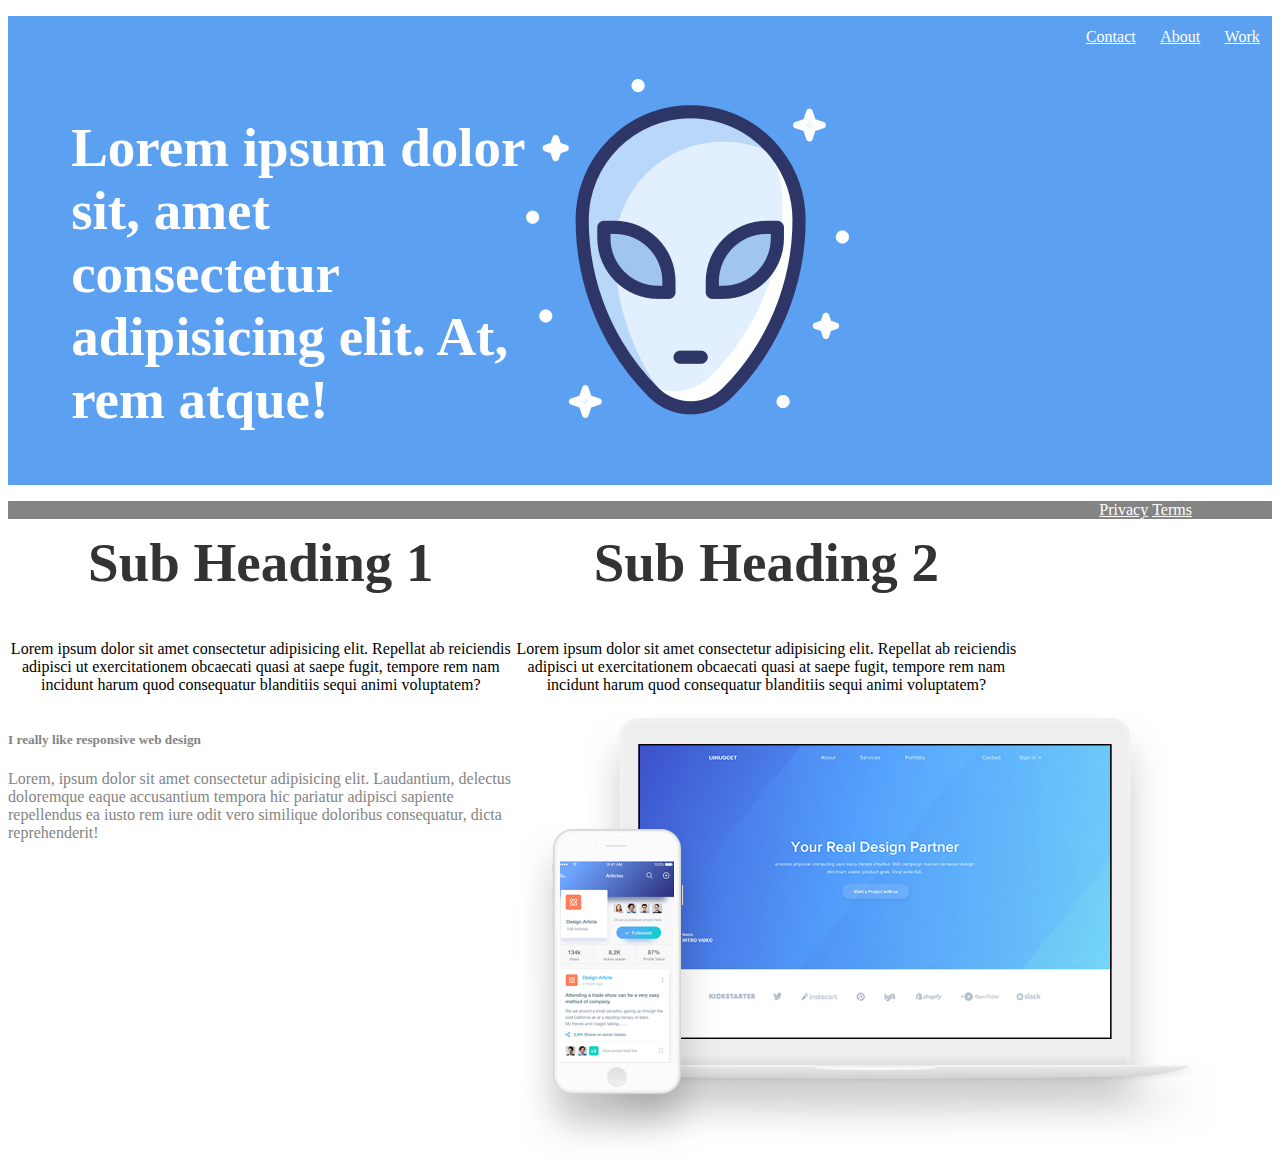
<file: alien/index.html>
<!DOCTYPE html>
<html lang="en">
<head>
    <meta charset="UTF-8">
    <meta name="viewport" content="width=device-width, initial-scale=1.0">
    <meta http-equiv="X-UA-Compatible" content="ie=edge">
    <link rel="stylesheet" href="main.css">
    <title>Alien</title>
</head>
<body>
    <div id="container">
        <div id="top">
                <nav>
                        <ul>
                            <li><a href="#">Work</a></li>
                            <li><a href="#">About</a></li>
                            <li><a href="#">Contact</a></li>
                        </ul>
                    </nav>
            
                    <header>
            
                        <h1>Lorem ipsum dolor sit, amet consectetur adipisicing elit. At, rem atque!</h1>
                            
                        <picture id="alien">
                            <img src="alien.png" alt="picture of an alien">
                        </picture>
            
                    </header>
        </div>

        <article>
            <h2>Sub Heading 1</h2>
            <p>Lorem ipsum dolor sit amet consectetur adipisicing elit. Repellat ab reiciendis adipisci ut exercitationem obcaecati quasi at saepe fugit, tempore rem nam incidunt harum quod consequatur blanditiis sequi animi voluptatem?</p>
        </article>

        <article>
                <h2>Sub Heading 2</h2>
                <p>Lorem ipsum dolor sit amet consectetur adipisicing elit. Repellat ab reiciendis adipisci ut exercitationem obcaecati quasi at saepe fugit, tempore rem nam incidunt harum quod consequatur blanditiis sequi animi voluptatem?</p>
        </article>
        

        <div id="bottom">
                <div class="left">
                        <h5>I really like responsive web design</h5>
                        <p>Lorem, ipsum dolor sit amet consectetur adipisicing elit. Laudantium, delectus doloremque eaque accusantium tempora hic pariatur adipisci sapiente repellendus ea iusto rem iure odit vero similique doloribus consequatur, dicta reprehenderit!</p>
                    </div>
            
                    <div class="right">
                        
                        <img src="screens.png" alt="picture of different screen sizes">
                       
                    </div>

        <footer class="footer">
            <ul>
                <li><a href="#">Privacy</a></li>
                <li><a href="#">Terms</a></li>
            </ul>
        </footer>




                    
        </div>
  

    </div>
    
</body>
</html>
</file>
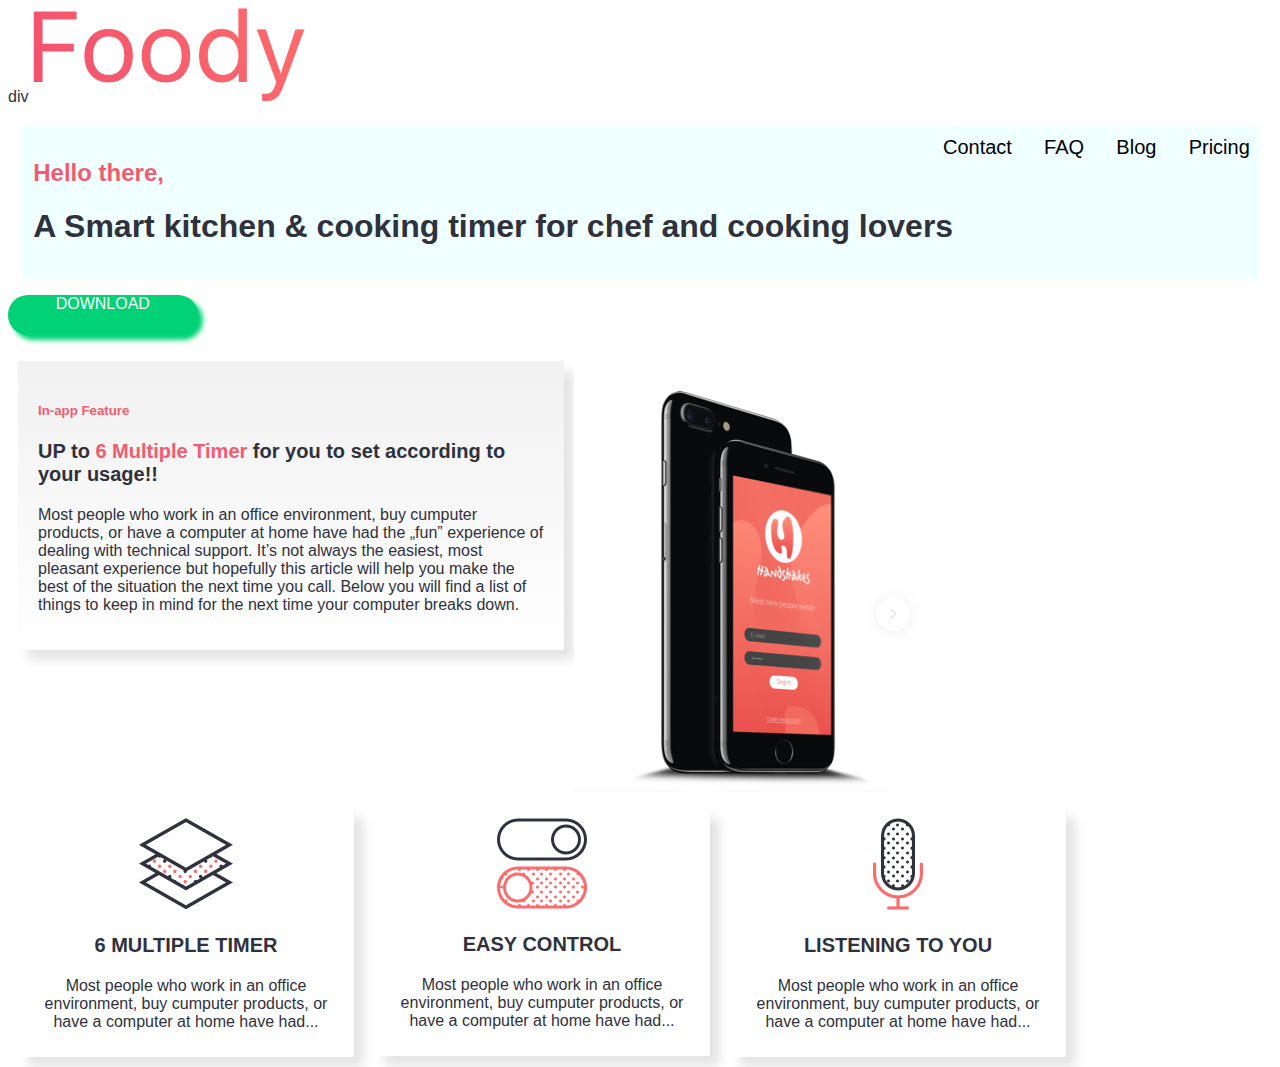
<file: foody/index.html>
<!DOCTYPE html>
<html lang="en">
    <head>
        <meta charset="UTF-8">
        <meta name="viewport" content="width=device-width, initial-scale=1.0">
        <meta http-equiv="X-UA-Compatible" content="ie=edge">
        <link rel="stylesheet" href="main.css">
        <title>Foody</title>
        
    </head>

    <body>
        <div id="content">
            
            div
            <picture class="logo">
                <img src="logo.png" alt="logo">
            </picture>

            <nav>
                <ul>
                    <li><a href="#">Pricing</a></li>
                    <li><a href="#">Blog</a></li>
                    <li><a href="#">FAQ</a></li>
                    <li><a href="#">Contact</a></li>
                </ul>
            </nav>

           <div class="hello">
            <h2>Hello there,</h2>
            <h1>A Smart kitchen & cooking timer for chef and cooking lovers</h1>
           </div><!-- hello -->

           <p class="green">download</p>

            
            <div id="container">
                <h5>In-app Feature</h5>
                <h3>UP to <span class="timer">6 Multiple Timer</span> for you to set according to your usage!!</h3>
                <p>Most people who work in an office environment, buy cumputer products, 
                    or have a computer at home have had the „fun” experience of dealing 
                    with technical support. It’s not always the easiest, most pleasant 
                    experience but hopefully this article will help you make the best 
                    of the situation the next time you call. Below you will find a list
                     of things to keep in mind for the next time your computer breaks down.</p>

            </div><!-- container -->

            <picture class="mobile">
                <img src="mobile.png" alt="picture of mobiel phone">
            </picture>


            <article>
                <img src="stack_icon.png" alt="stack icon">
                <h3>6 MULTIPLE TIMER</h3>
                <p>Most people who work in an office environment, buy cumputer
                     products, or have a computer at home have had...</p>
            </article>

            <article>
                <img src="control_icon.png" alt="contorl icon">
                <h3>EASY CONTROL</h3>
                <p>Most people who work in an office environment, buy cumputer
                        products, or have a computer at home have had...</p>
            </article>
                
    
            <article>
                <img src="microphone_icon.png" alt="microphone icon">
                <h3>LISTENING TO YOU</h3>
                <p>Most people who work in an office environment, buy cumputer
                        products, or have a computer at home have had...</p>
            </article>

        </div><!-- content -->
    </body>
</html>
</file>
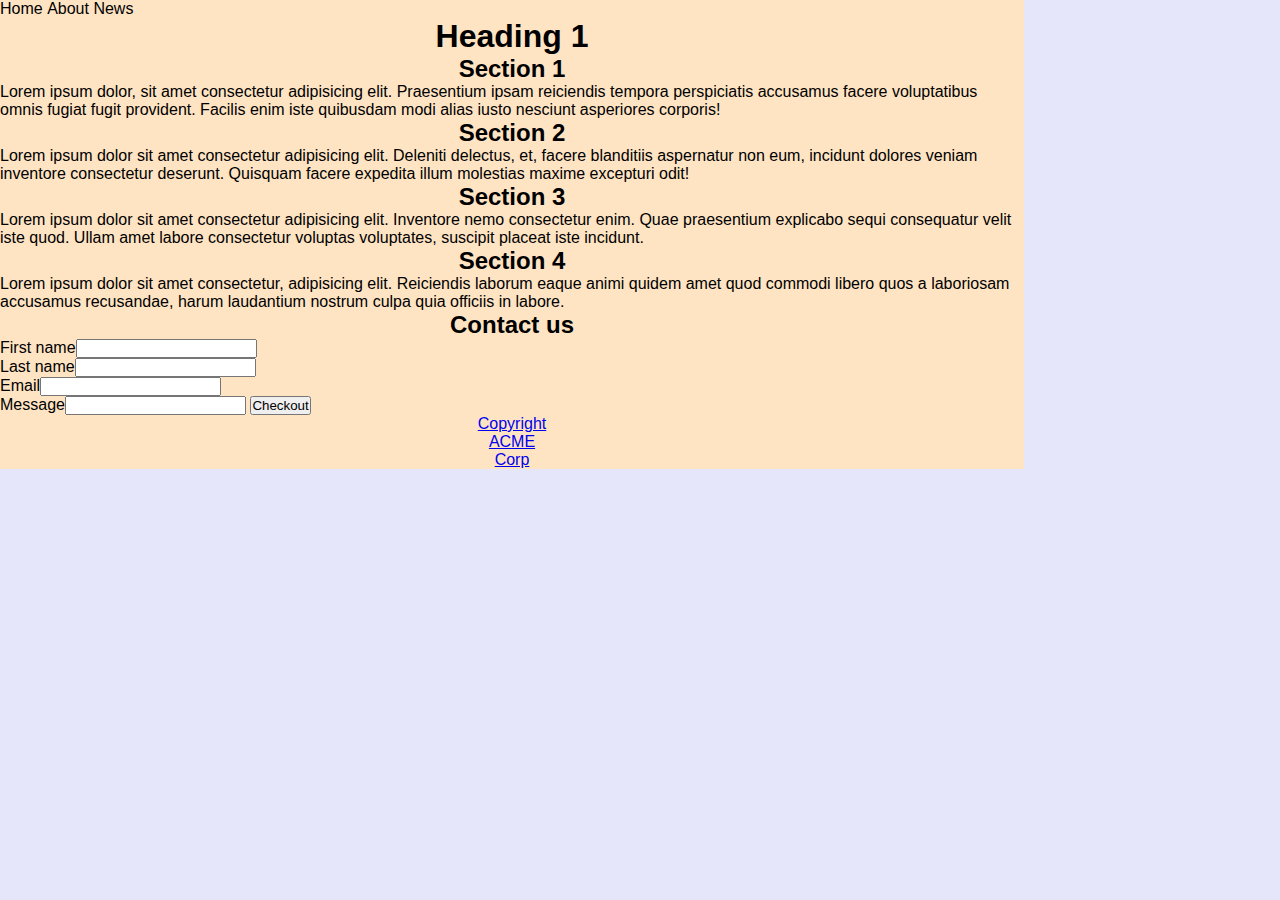
<file: internet_tech_tca/index.html>
<!DOCTYPE html>
<html lang="en">
<head>
    <meta charset="UTF-8">
    <meta name="viewport" content="width=device-width, initial-scale=1.0">
    <meta http-equiv="X-UA-Compatible" content="ie=edge">
    <link rel="stylesheet" href="css/main.css">
    <title>TCA</title>
</head>
<body>
    <div id="wrapper">

        <div id="header">
            <nav>
                <ul>
                    <li><a href="#">Home</a></li>
                    <li><a href="#">About</a></li>
                    <li><a href="#">News</a></li>
                </ul>
            </nav>
        </div><!--header-->

        <div id="main_section">

            <h1>Heading 1</h1>

            <article>
                <h2>Section 1</h2>
                <p>Lorem ipsum dolor, sit amet consectetur adipisicing elit. Praesentium ipsam reiciendis tempora perspiciatis accusamus facere voluptatibus omnis fugiat fugit provident. Facilis enim iste quibusdam modi alias iusto nesciunt asperiores corporis!</p>
            </article>

            <article>
                <h2>Section 2</h2>
                <p>Lorem ipsum dolor sit amet consectetur adipisicing elit. Deleniti delectus, et, facere blanditiis aspernatur non eum, incidunt dolores veniam inventore consectetur deserunt. Quisquam facere expedita illum molestias maxime excepturi odit!</p>
            </article>

            <article>
                <h2>Section 3</h2>
                <p>Lorem ipsum dolor sit amet consectetur adipisicing elit. Inventore nemo consectetur enim. Quae praesentium explicabo sequi consequatur velit iste quod. Ullam amet labore consectetur voluptas voluptates, suscipit placeat iste incidunt.</p>
            </article>

            <article>
                <h2>Section 4</h2>
                Lorem ipsum dolor sit amet consectetur, adipisicing elit. Reiciendis laborum eaque animi quidem amet quod commodi libero quos a laboriosam accusamus recusandae, harum laudantium nostrum culpa quia officiis in labore.
            </article>

            <div id="contact">

                <h2>Contact us</h2>

                <form action="#">
                    <p><label for="first_name">First name</label><input type="text" name="first name" id="first_name" required></p>
                    <p><label for="last_name">Last name</label><input type="text" name="last name" id="last_name" required></p>
                    <p><label for="email">Email</label><input type="email" name="email" id="email" required></p>
                    <p><label for="message">Message</label><input type="text" id="message">
                    <input type="submit" name="Checkout" value="Checkout">
                </form>

            </div><!--contact-->

        </div><!--main_section-->

        <div id="footer">
            <ul>
                <li><a href="#">Copyright</a></li>
                <li><a href="#">ACME</a></li>
                <li><a href="#">Corp</a></li>
            </ul>

        </div><!--footer-->

    </div><!--wrapper-->
    
</body>
</html>
</file>
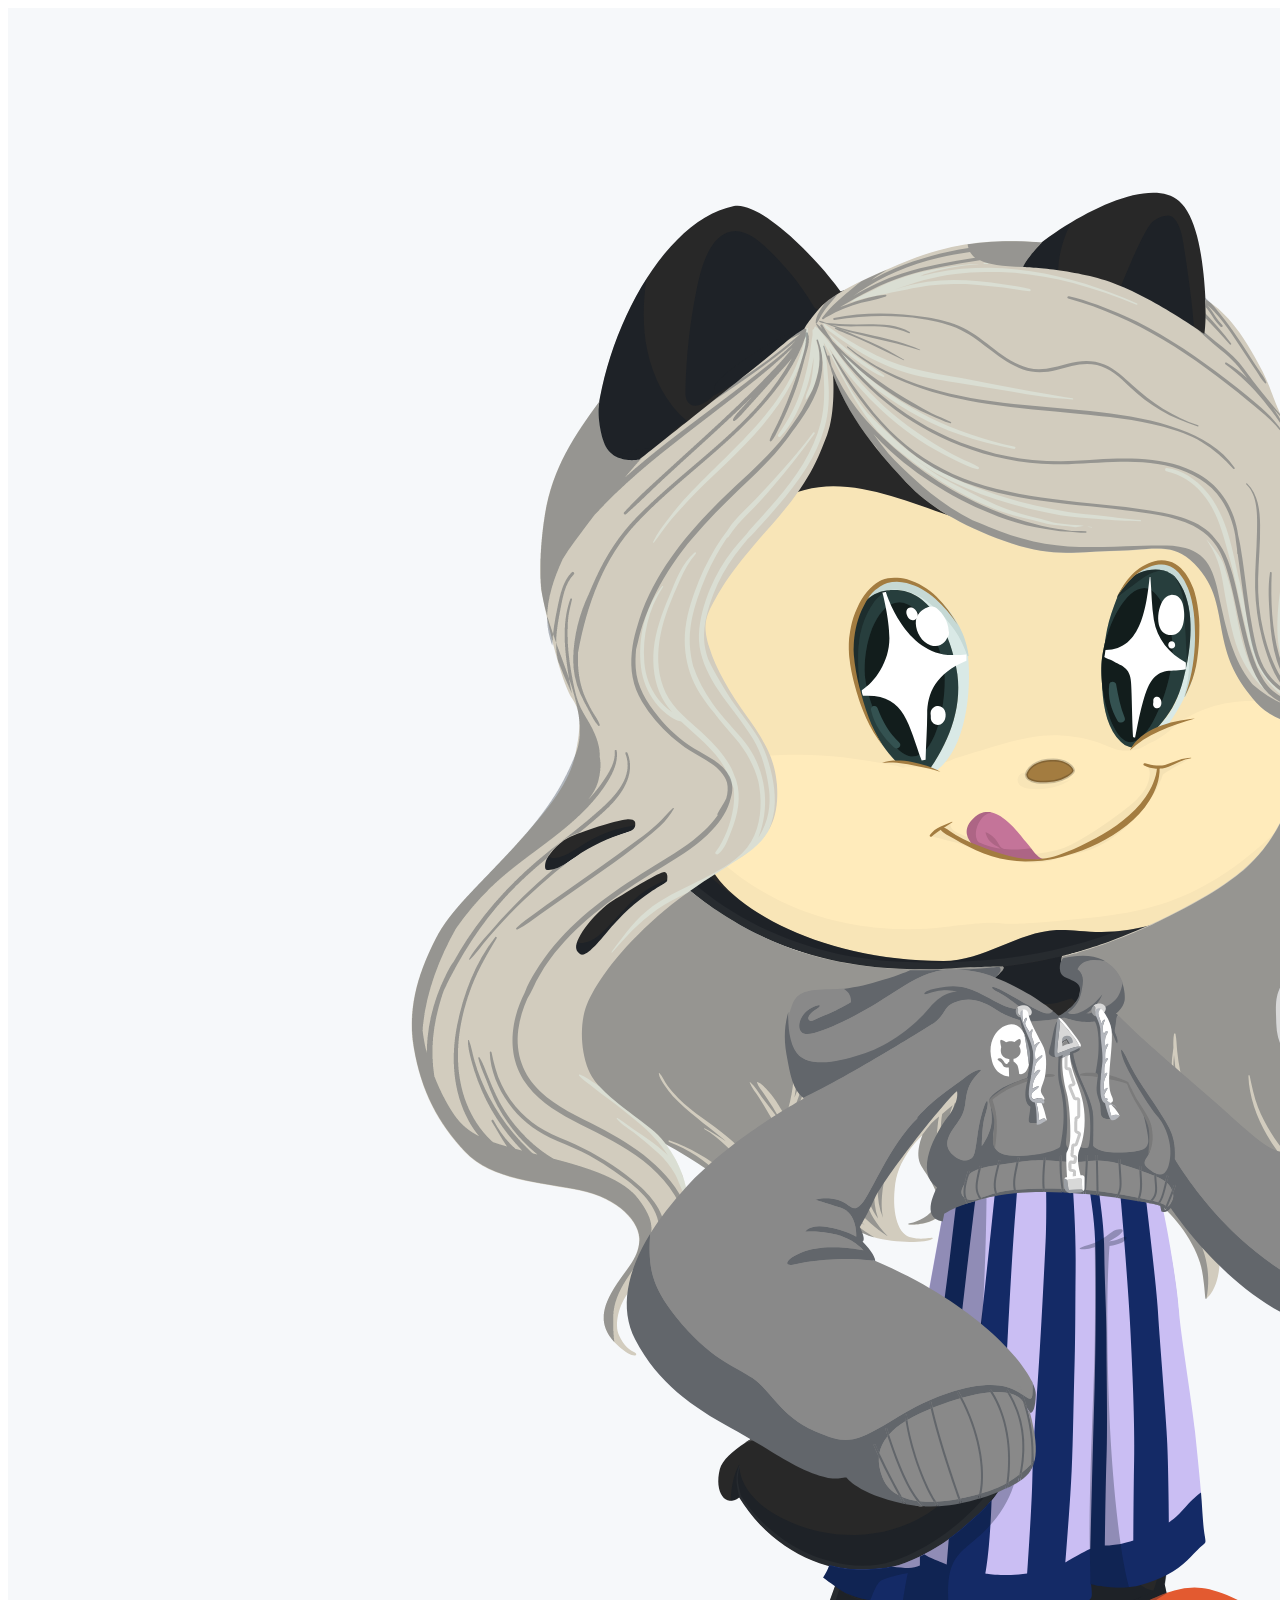
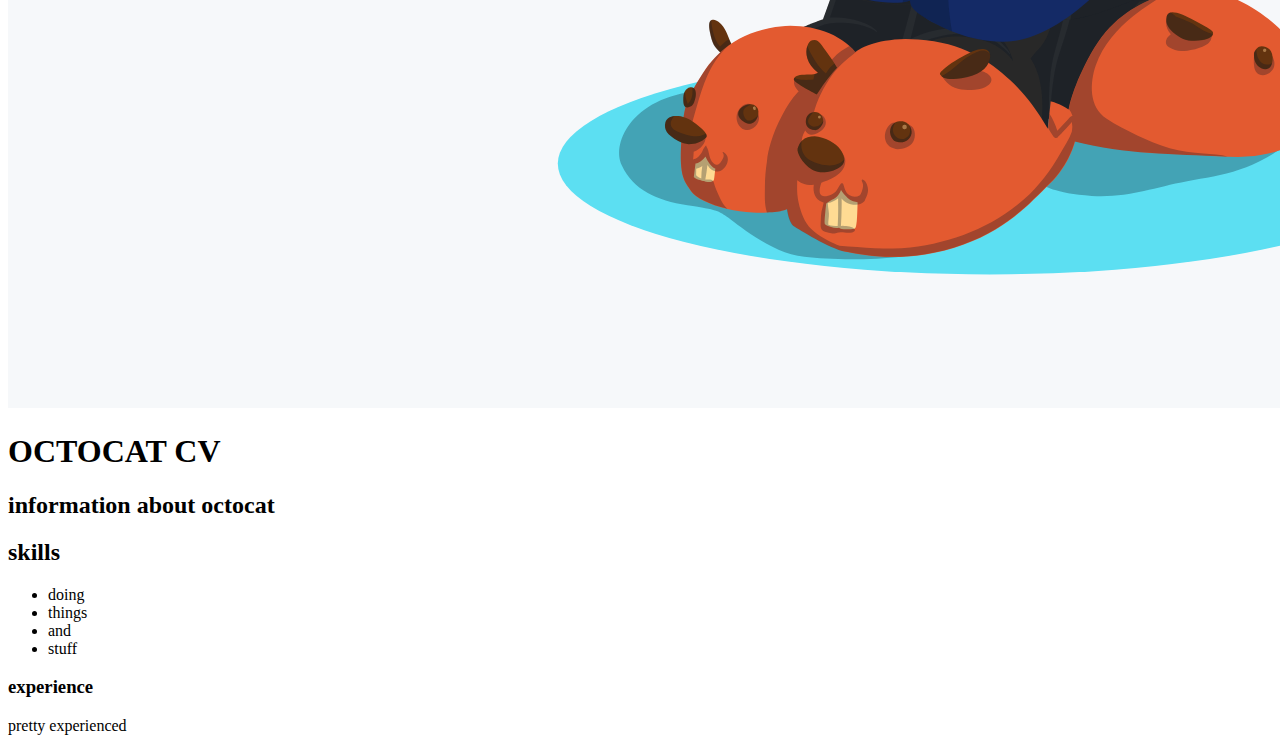
<file: s1/index.html>
<!doctype html>
<html>
    <head>
        <title>Octocat's CV</title>
    </head>
    <body>
        <center>
                <img src="img/octocat.png" alt="picture of Octocat">
        </center>
        <h1> OCTOCAT CV</h1>
        <h2>information about octocat
        </h2>
        <h2>
            skills 
        </h2>
        <ul>
            <li>doing</li>
            <li>things</li>
            <li>and</li>
            <li>stuff</li>
        </ul>
        <h3>experience</h3>
        <p>pretty experienced</p>

    </body>
</html>
</file>
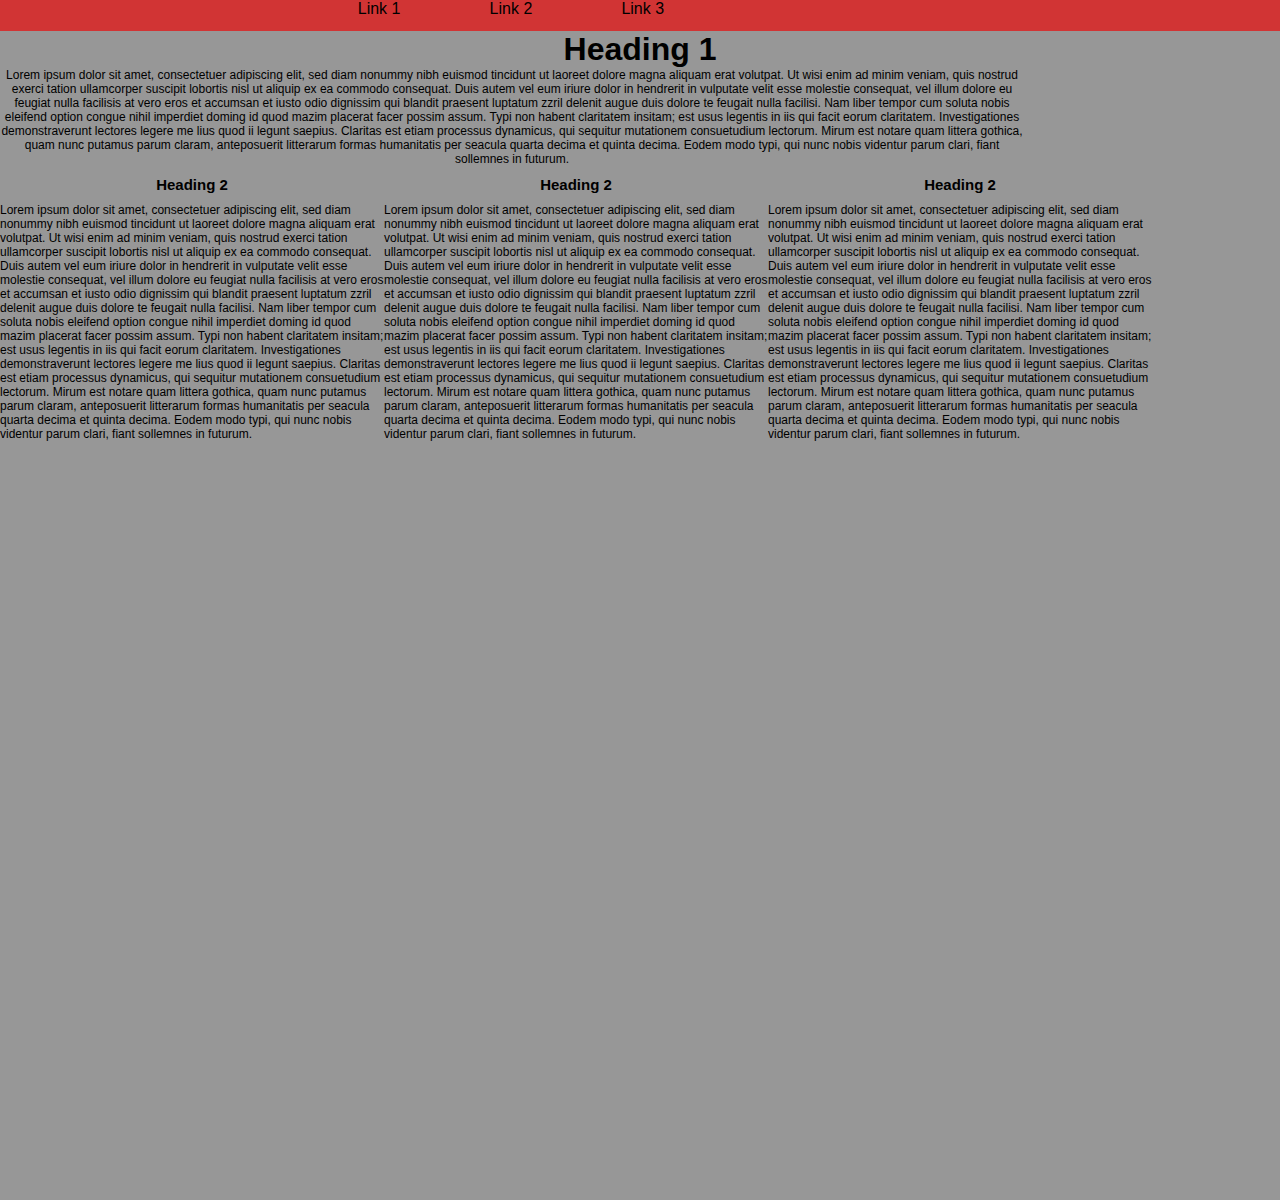
<file: s2/index.html>
<html>

<head>
    <meta charset="UTF-8">
    <meta name="viewport" content="width=device-width, initial-scale=1.0">
    <meta http-equiv="X-UA-Compatible" content="ie=edge">
    <link rel="stylesheet" href="main.css">
    <title>My First Web Site</title>

</head>

<body>
    <div id="content">
        <nav>
            <ul>
                <li><a href"#">Link 1</a></li>
                <li><a href"#">Link 2</a></li>
                <li><a href"#">Link 3</a></li>

            </ul>
            
        </nav>
        <div id="top-area">
            <h1>Heading 1</h1>
            <p class='thin'>Lorem ipsum dolor sit amet, consectetuer adipiscing elit,
            sed diam nonummy nibh euismod tincidunt ut laoreet dolore
            magna aliquam erat volutpat. Ut wisi enim ad minim veniam,
            quis nostrud exerci tation ullamcorper suscipit lobortis nisl
            ut aliquip ex ea commodo consequat. Duis autem vel eum iriure
            dolor in hendrerit in vulputate velit esse molestie consequat,
            vel illum dolore eu feugiat nulla facilisis at vero eros et
            accumsan et iusto odio dignissim qui blandit praesent luptatum
            zzril delenit augue duis dolore te feugait nulla facilisi.
            Nam liber tempor cum soluta nobis eleifend option congue
            nihil imperdiet doming id quod mazim placerat facer possim
            assum. Typi non habent claritatem insitam; est usus legentis
            in iis qui facit eorum claritatem. Investigationes
            demonstraverunt lectores legere me lius quod ii legunt saepius.
            Claritas est etiam processus dynamicus, qui sequitur mutationem
            consuetudium lectorum. Mirum est notare quam littera gothica,
            quam nunc putamus parum claram, anteposuerit litterarum formas
            humanitatis per seacula quarta decima et quinta decima. Eodem
            modo typi, qui nunc nobis videntur parum clari, fiant sollemnes
            in futurum.</p>
            
        </div>

        <article>
            <h2>Heading 2</h2>
            <p>Lorem ipsum dolor sit amet, consectetuer adipiscing elit,
            sed diam nonummy nibh euismod tincidunt ut laoreet dolore
            magna aliquam erat volutpat. Ut wisi enim ad minim veniam,
            quis nostrud exerci tation ullamcorper suscipit lobortis nisl
            ut aliquip ex ea commodo consequat. Duis autem vel eum iriure
            dolor in hendrerit in vulputate velit esse molestie consequat,
            vel illum dolore eu feugiat nulla facilisis at vero eros et
            accumsan et iusto odio dignissim qui blandit praesent luptatum
            zzril delenit augue duis dolore te feugait nulla facilisi.
            Nam liber tempor cum soluta nobis eleifend option congue
            nihil imperdiet doming id quod mazim placerat facer possim
            assum. Typi non habent claritatem insitam; est usus legentis
            in iis qui facit eorum claritatem. Investigationes
            demonstraverunt lectores legere me lius quod ii legunt saepius.
            Claritas est etiam processus dynamicus, qui sequitur mutationem
            consuetudium lectorum. Mirum est notare quam littera gothica,
            quam nunc putamus parum claram, anteposuerit litterarum formas
            humanitatis per seacula quarta decima et quinta decima. Eodem
            modo typi, qui nunc nobis videntur parum clari, fiant sollemnes
            in futurum.</p>
        </article>
        <article>
            <h2>Heading 2</h2>
            <p>Lorem ipsum dolor sit amet, consectetuer adipiscing elit,
            sed diam nonummy nibh euismod tincidunt ut laoreet dolore
            magna aliquam erat volutpat. Ut wisi enim ad minim veniam,
            quis nostrud exerci tation ullamcorper suscipit lobortis nisl
            ut aliquip ex ea commodo consequat. Duis autem vel eum iriure
            dolor in hendrerit in vulputate velit esse molestie consequat,
            vel illum dolore eu feugiat nulla facilisis at vero eros et
            accumsan et iusto odio dignissim qui blandit praesent luptatum
            zzril delenit augue duis dolore te feugait nulla facilisi.
            Nam liber tempor cum soluta nobis eleifend option congue
            nihil imperdiet doming id quod mazim placerat facer possim
            assum. Typi non habent claritatem insitam; est usus legentis
            in iis qui facit eorum claritatem. Investigationes
            demonstraverunt lectores legere me lius quod ii legunt saepius.
            Claritas est etiam processus dynamicus, qui sequitur mutationem
            consuetudium lectorum. Mirum est notare quam littera gothica,
            quam nunc putamus parum claram, anteposuerit litterarum formas
            humanitatis per seacula quarta decima et quinta decima. Eodem
            modo typi, qui nunc nobis videntur parum clari, fiant sollemnes
            in futurum.</p>

        </article>
        <article>
            <h2>Heading 2</h2>
            <p>Lorem ipsum dolor sit amet, consectetuer adipiscing elit,
            sed diam nonummy nibh euismod tincidunt ut laoreet dolore
            magna aliquam erat volutpat. Ut wisi enim ad minim veniam,
            quis nostrud exerci tation ullamcorper suscipit lobortis nisl
            ut aliquip ex ea commodo consequat. Duis autem vel eum iriure
            dolor in hendrerit in vulputate velit esse molestie consequat,
            vel illum dolore eu feugiat nulla facilisis at vero eros et
            accumsan et iusto odio dignissim qui blandit praesent luptatum
            zzril delenit augue duis dolore te feugait nulla facilisi.
            Nam liber tempor cum soluta nobis eleifend option congue
            nihil imperdiet doming id quod mazim placerat facer possim
            assum. Typi non habent claritatem insitam; est usus legentis
            in iis qui facit eorum claritatem. Investigationes
            demonstraverunt lectores legere me lius quod ii legunt saepius.
            Claritas est etiam processus dynamicus, qui sequitur mutationem
            consuetudium lectorum. Mirum est notare quam littera gothica,
            quam nunc putamus parum claram, anteposuerit litterarum formas
            humanitatis per seacula quarta decima et quinta decima. Eodem
            modo typi, qui nunc nobis videntur parum clari, fiant sollemnes
            in futurum.</p>

        </article>
    </div>


</body>

</html>
</file>
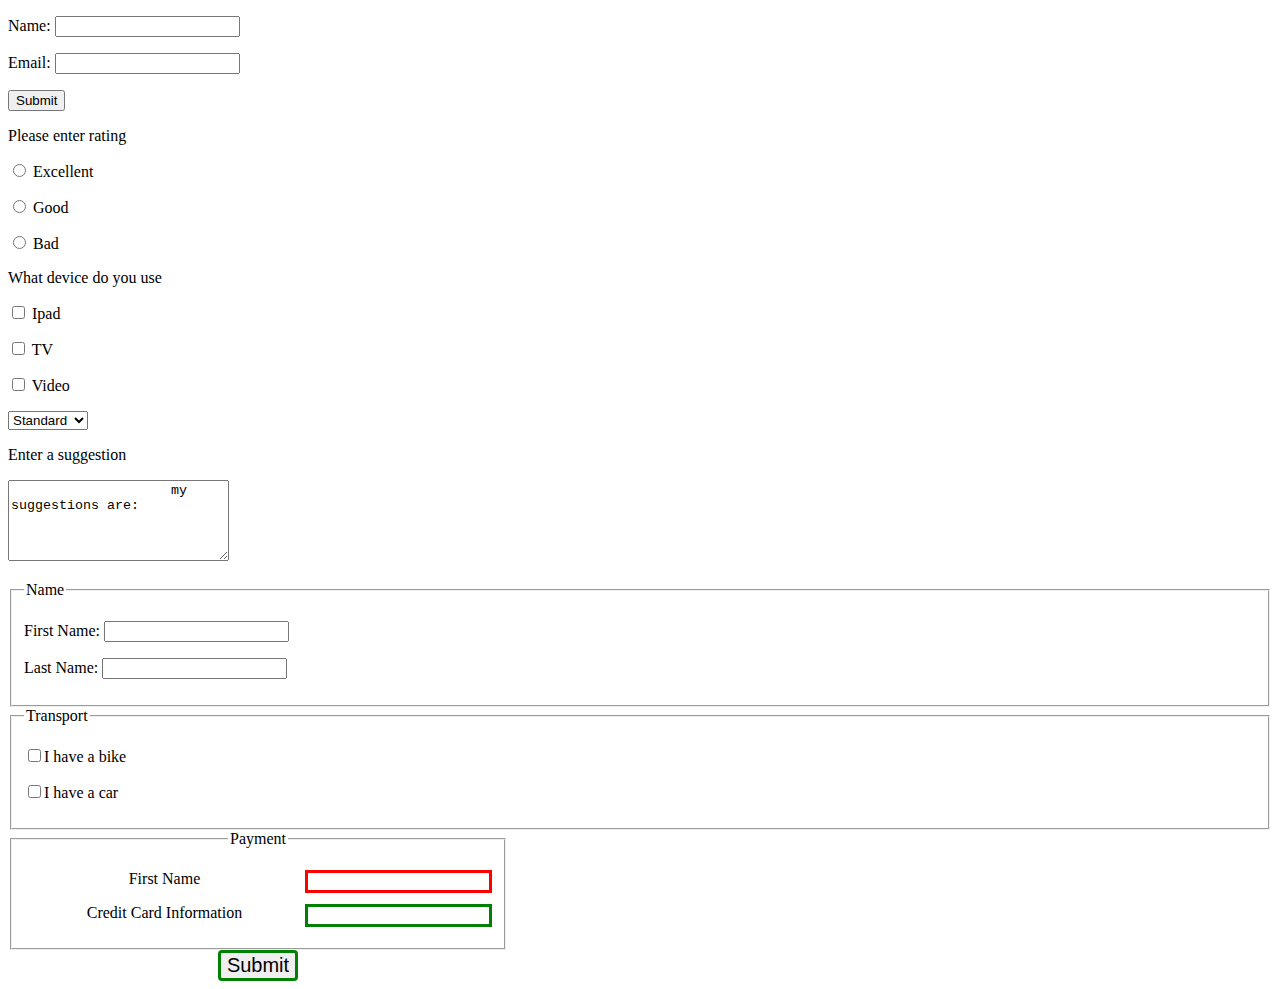
<file: s4/index.html>
<!DOCTYPE html>
<html>
    <head>
        <meta charset="UTF-8">
        <meta name="viewport" content="width=device-width, initial-scale=1.0">
        <meta http-equiv="X-UA-Compatible" content="ie=edge">
        <link rel="stylesheet" href="main.css">
        <title>My first form</title>
        
    </head>

    <body>
            <form action="http://www.google.com" method="post">
                <p> <label for="name">Name:</label> <input type="text" name="name"> </p>
                <p> <label for="email">Email:</label> <input type="text" name="email"> </p>
                <p><input type="submit" name="Submit" value="Submit"></p>

                <label for="rating">  Please enter rating   </label>
                    <p><input type="radio" name="rating" value="excellent"> Excellent</p>
                    <input type="radio" name="rating" value="good"> Good </p>
                    <input type="radio" name="rating" value="bad"> Bad </p>

                <label for="rating"> What device do you use  </label>
                    <p><input type="checkbox" name="rating" value="ipad"> Ipad</p>
                    <input type="checkbox" name="rating" value="tv"> TV </p>
                    <input type="checkbox" name="rating" value="video"> Video </p>

                <select name="Select" id="select">
                    <option value="standard">Standard</option>
                    <option value="2-day">2-day</option>
                    <option value="overnight">Overnight</option>
                </select>

                <p><label  for="suggestion"> Enter a suggestion </label></p>    
                <p><textarea name="suggestions" rows="5" cols="25">
                    my suggestions are: 
                </textarea></p>

                <fieldset>
                    <legend> Name </legend>
                    <p> <label> First Name: </label> <input type = "text" name="firstName"> </p>
                    <p><label> Last Name: </label> <input type  = "text" name="lastName"> </p>
                </fieldset>

                <fieldset>
                    <legend> Transport </legend>
                    <p><input type="checkbox" name="vehicle" value="Bike">I have a bike<p>
                    <p><input type="checkbox" name="vehicle" value="Car">I have a car </p>
                </fieldset>


            </form>

            <form id="payment">
                    <!-- personal details -->
                    <fieldset>
                        <legend>Payment</legend>
                        <p><label for="firstName"> First Name </label> <input type = "text" name="firstName" required> </p>
                        <p><label for="credit_card_information"> Credit Card Information </label> <input type  = "text" name="credit_card_information"> </p>
                    </fieldset>
                    <input type="submit">
            </form>
        
    </body>

</html>
</file>
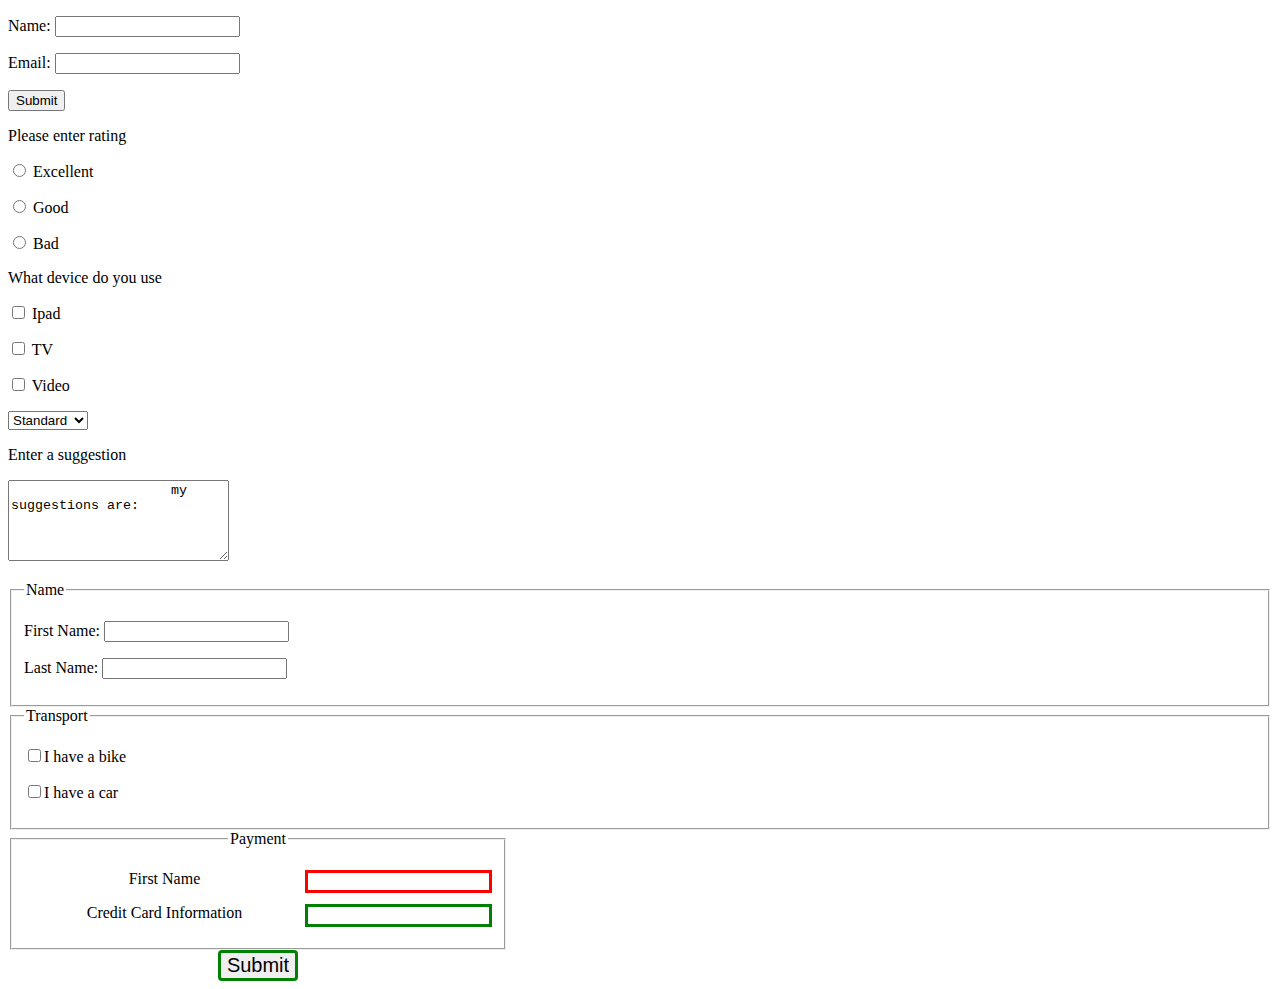
<file: s4/practice/index.html>
<!DOCTYPE html>
<html>
    <head>
        <meta charset="UTF-8">
        <meta name="viewport" content="width=device-width, initial-scale=1.0">
        <meta http-equiv="X-UA-Compatible" content="ie=edge">
        <link rel="stylesheet" href="main.css">
        <title>My first form</title>
        
    </head>

    <body>
            <form action="http://www.google.com" method="post">
                <p> <label for="name">Name:</label> <input type="text" name="name"> </p>
                <p> <label for="email">Email:</label> <input type="text" name="email"> </p>
                <p><input type="submit" name="Submit" value="Submit"></p>

                <label for="rating">  Please enter rating   </label>
                    <p><input type="radio" name="rating" value="excellent"> Excellent</p>
                    <input type="radio" name="rating" value="good"> Good </p>
                    <input type="radio" name="rating" value="bad"> Bad </p>

                <label for="rating"> What device do you use  </label>
                    <p><input type="checkbox" name="rating" value="ipad"> Ipad</p>
                    <p><input type="checkbox" name="rating" value="tv"> TV </p>
                    <p><input type="checkbox" name="rating" value="video"> Video </p>

                <select name="Select" id="select">
                    <option value="standard">Standard</option>
                    <option value="2-day">2-day</option>
                    <option value="overnight">Overnight</option>
                </select>

                <p><label  for="suggestion"> Enter a suggestion </label></p>    
                <p><textarea name="suggestions" rows="5" cols="25">
                    my suggestions are: 
                </textarea></p>

                <fieldset>
                    <legend> Name </legend>
                    <p> <label> First Name: </label> <input type = "text" name="firstName"> </p>
                    <p><label> Last Name: </label> <input type  = "text" name="lastName"> </p>
                </fieldset>

                <fieldset>
                    <legend> Transport </legend>
                    <p><input type="checkbox" name="vehicle" value="Bike">I have a bike<p>
                    <p><input type="checkbox" name="vehicle" value="Car">I have a car </p>
                </fieldset>


            </form>

            <form id="payment">
                    <!-- personal details -->
                    <fieldset>
                        <legend>Payment</legend>
                        <p><label for="firstName"> First Name </label> <input type = "text" name="firstName" required> </p>
                        <p><label for="credit_card_information"> Credit Card Information </label> <input type  = "text" name="credit_card_information"> </p>
                    </fieldset>
                    <input type="submit">
            </form>
        
    </body>

</html>
</file>
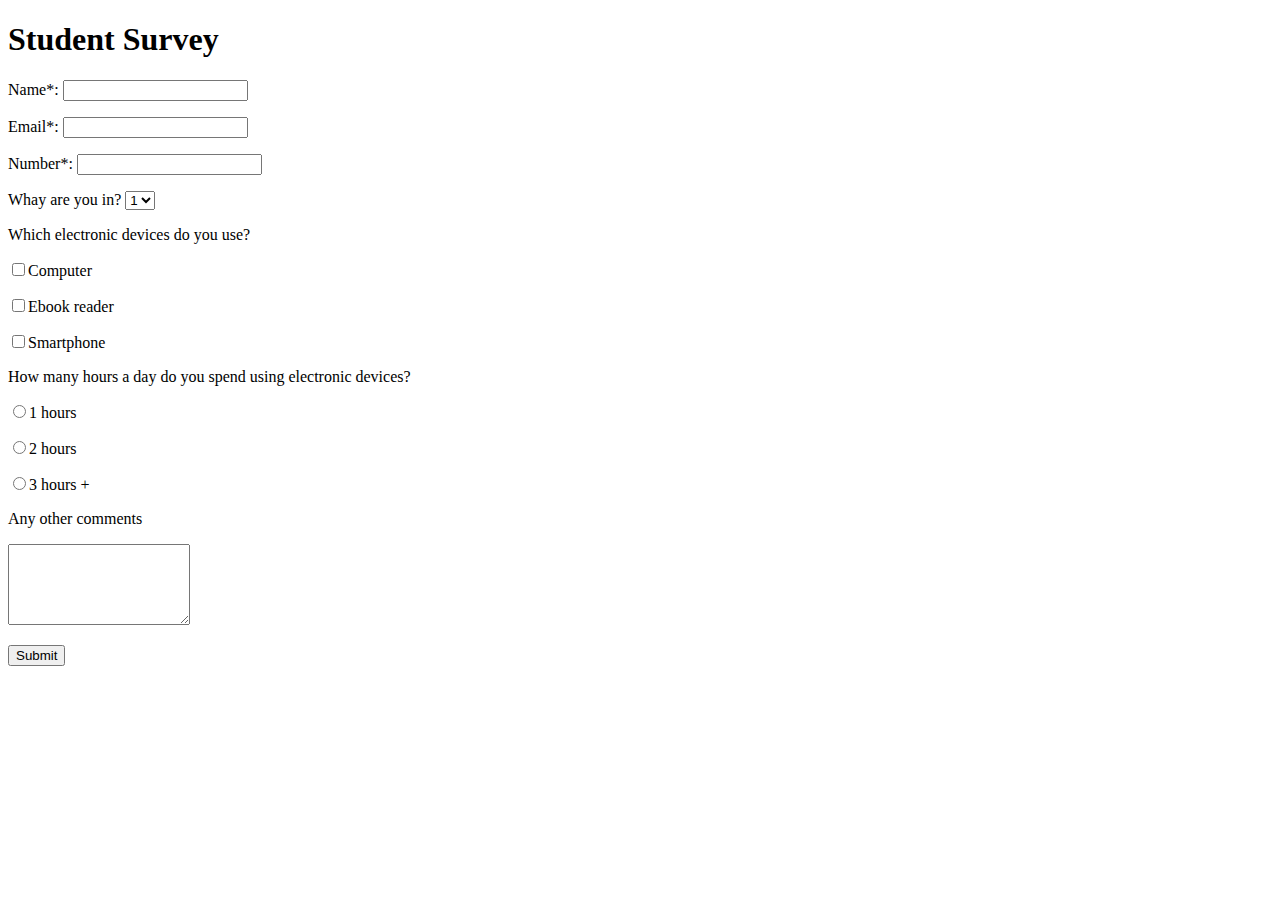
<file: s4/task1/index.html>
<!DOCTYPE html>
<html lang="en">
<head>
    <meta charset="UTF-8">
    <meta name="viewport" content="width=device-width, initial-scale=1.0">
    <meta http-equiv="X-UA-Compatible" content="ie=edge">
    <title>Student Survey</title>
</head>
<body>
    <h1>Student Survey</h1>

    <form action="#">
        <p><label for="name">Name*:</label> <input type="text" name="name"></p>
        <p><label for="email">Email*:</label> <input type="text" name="email"></p>
        <p><label for="number">Number*:</label> <input type="number" name="number"></p>

        <label for="year">Whay are you in?</label>
        <select name="year">
            <option value="1">1</option>
            <option value="2">2</option>
            <option value="4">4</option>
        </select>

        <p><label for="devices">Which electronic devices do you use?</label></p>
            <p><input type="checkbox" name="device" value="computer">Computer</p>
            <p><input type="checkbox" name="device" value="ebook">Ebook reader</p>
            <p><input type="checkbox" name="device" value="s_phone">Smartphone</p>

        <p><label for="hours">How many hours a day do you spend using electronic devices?</label></p>
            <p><input type="radio" name="hours" value="1">1 hours</p>
            <p><input type="radio" name="hours" value="2">2 hours</p>
            <p><input type="radio" name="hours" value="3">3 hours +</p>

        <p><label for="comments">Any other comments</label></p>
        <p><textarea name="comments" rows="5"></textarea></p>

        <input type="submit">

    </form>
    
</body>
</html>
</file>
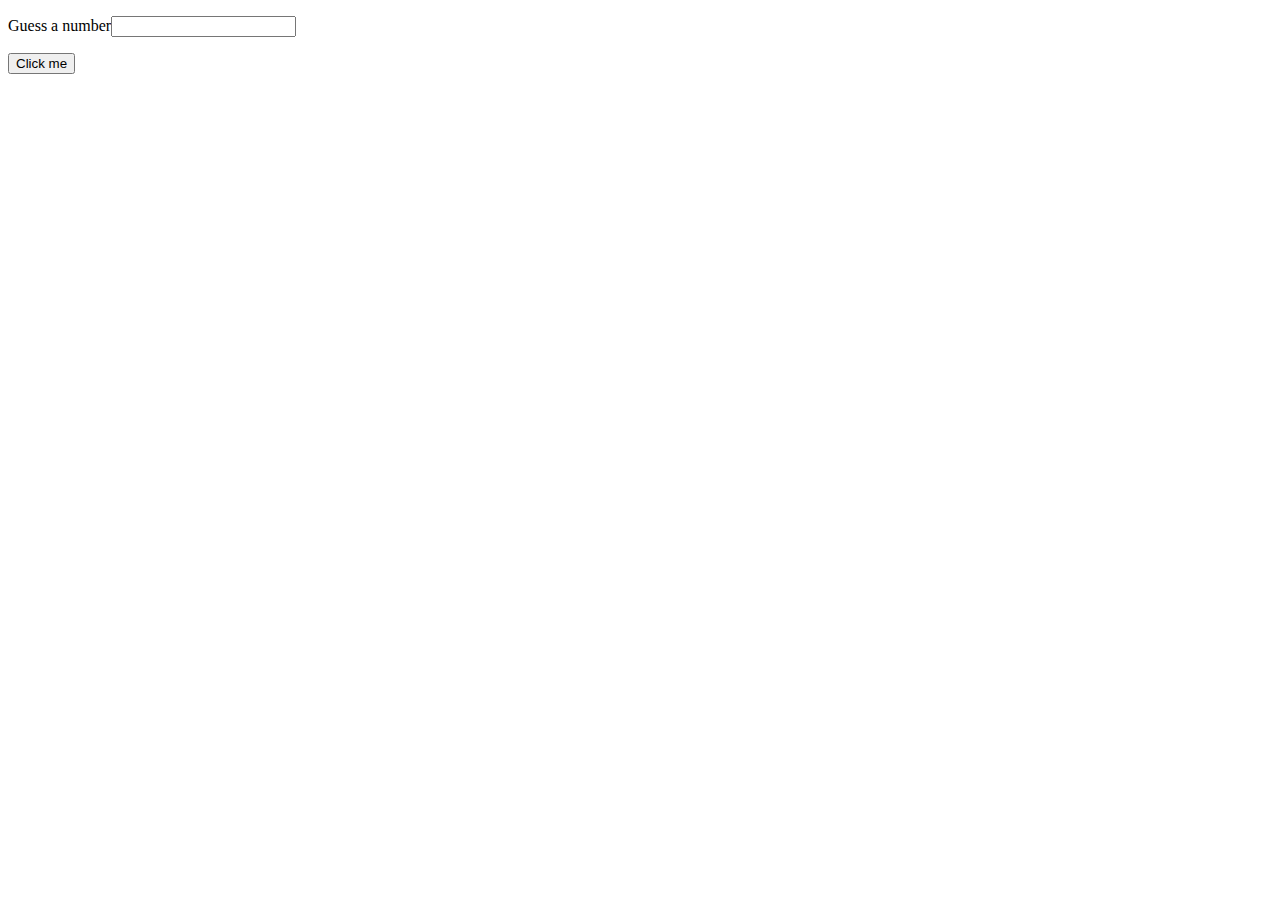
<file: s8/task_1/index.html>
<!DOCTYPE html>
<html lang="en">
<head>
    <meta charset="UTF-8">
    <meta name="viewport" content="width=device-width, initial-scale=1.0">
    <meta http-equiv="X-UA-Compatible" content="ie=edge">
    <script src="main.js"></script>
    <title>JavaScript Guessing Game</title>
</head>
<body onload="main()">
    <form action="#">
        <p><label for="guess">Guess a number</label><input type="number" name="number_guessed" id="num_guessed"></p>
    </form>
    <button id="button" onclick="buttonClicked()">Click me</button>
    <p id="output"></p>
</body>
</html>
</file>
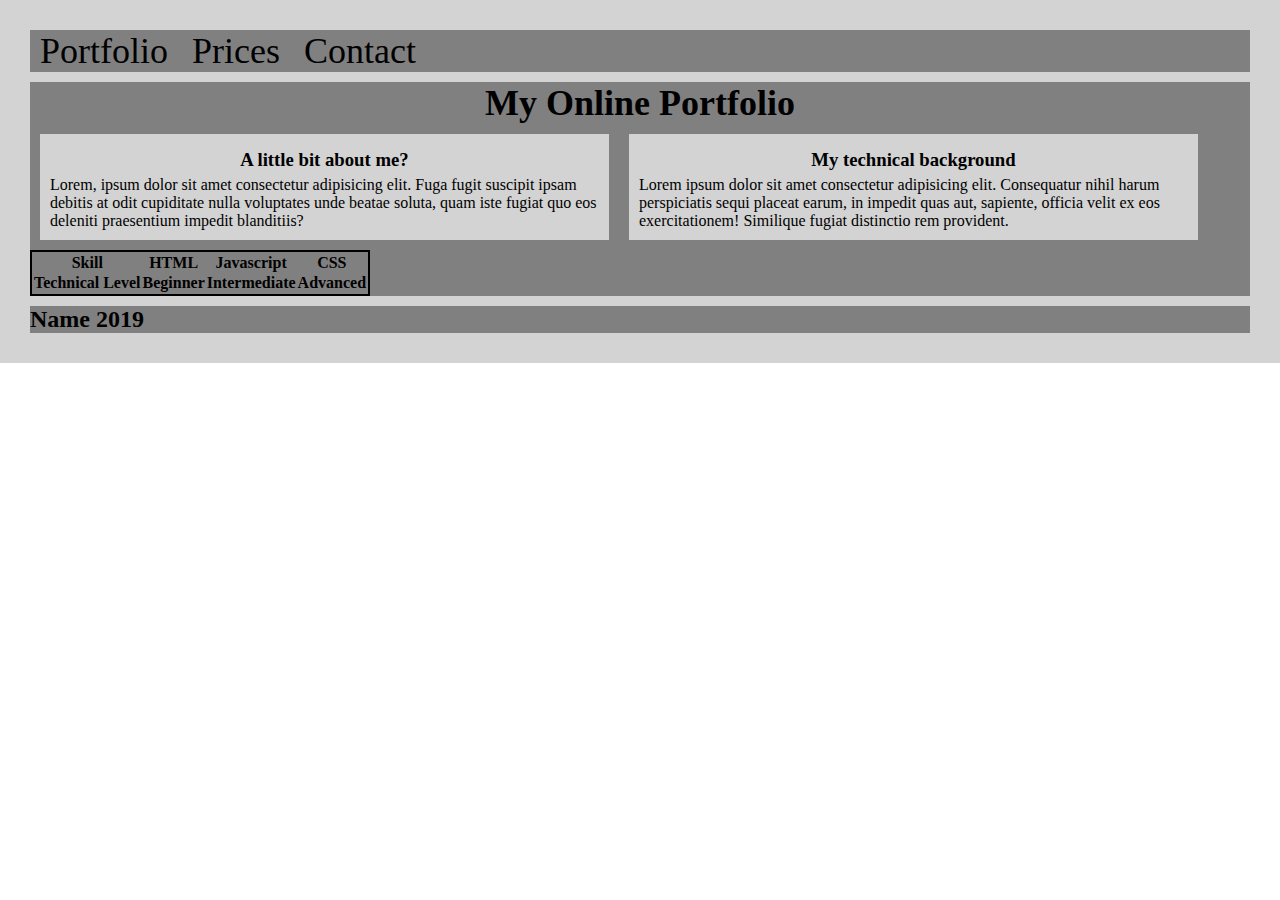
<file: s4/mocktca/html/index.html>
<!DOCTYPE html>
<html lang="en">
<head>
    <meta charset="UTF-8">
    <meta name="viewport" content="width=device-width, initial-scale=1.0">
    <meta http-equiv="X-UA-Compatible" content="ie=edge">
    <link rel="stylesheet" href="main.css" type="text/css">
    <title>Mock TCA</title>
</head>
<body>

    <div id="wrapper">
        <div id="header">
                <nav>
                    <ul>
                        <li><a href="#">Portfolio</a></li>
                        <li><a href="#">Prices</a></li>
                        <li><a href="#">Contact</a></li>
                    </ul>
                </nav>
            </div><!--header-->

            <div id="main_section">
                <h1>My Online Portfolio</h1>

                <article id="about">
                    <h3>A little bit about me?</h3>
                    <p>Lorem, ipsum dolor sit amet consectetur adipisicing elit. Fuga fugit suscipit ipsam debitis at odit cupiditate nulla voluptates unde beatae soluta, quam iste fugiat quo eos deleniti praesentium impedit blanditiis?</p>

                </article>

                <article id="background">
                    <h3>My technical background</h3>
                    <p>Lorem ipsum dolor sit amet consectetur adipisicing elit. Consequatur nihil harum perspiciatis sequi placeat earum, in impedit quas aut, sapiente, officia velit ex eos exercitationem! Similique fugiat distinctio rem provident.</p>

                </article>

                <div id="skilss_table">
                    <table>
    
                        <tr>
                            <th>Skill</th>
                            <th>HTML</th>
                            <th>Javascript</th>
                            <th>CSS</th>
                        </tr>
                        <tr>
                            <th>Technical Level</th>
                            <th>Beginner</th>
                            <th>Intermediate</th>
                            <th>Advanced</th>
                        </tr>
                    </table>
    
                </div><!--skills_table-->

            </div><!--main_section-->





            <div id="footer">
                <h2>Name 2019</h2>

            </div><!--footer-->


    </div><!--wrapper-->

    
</body>
</html>
</file>
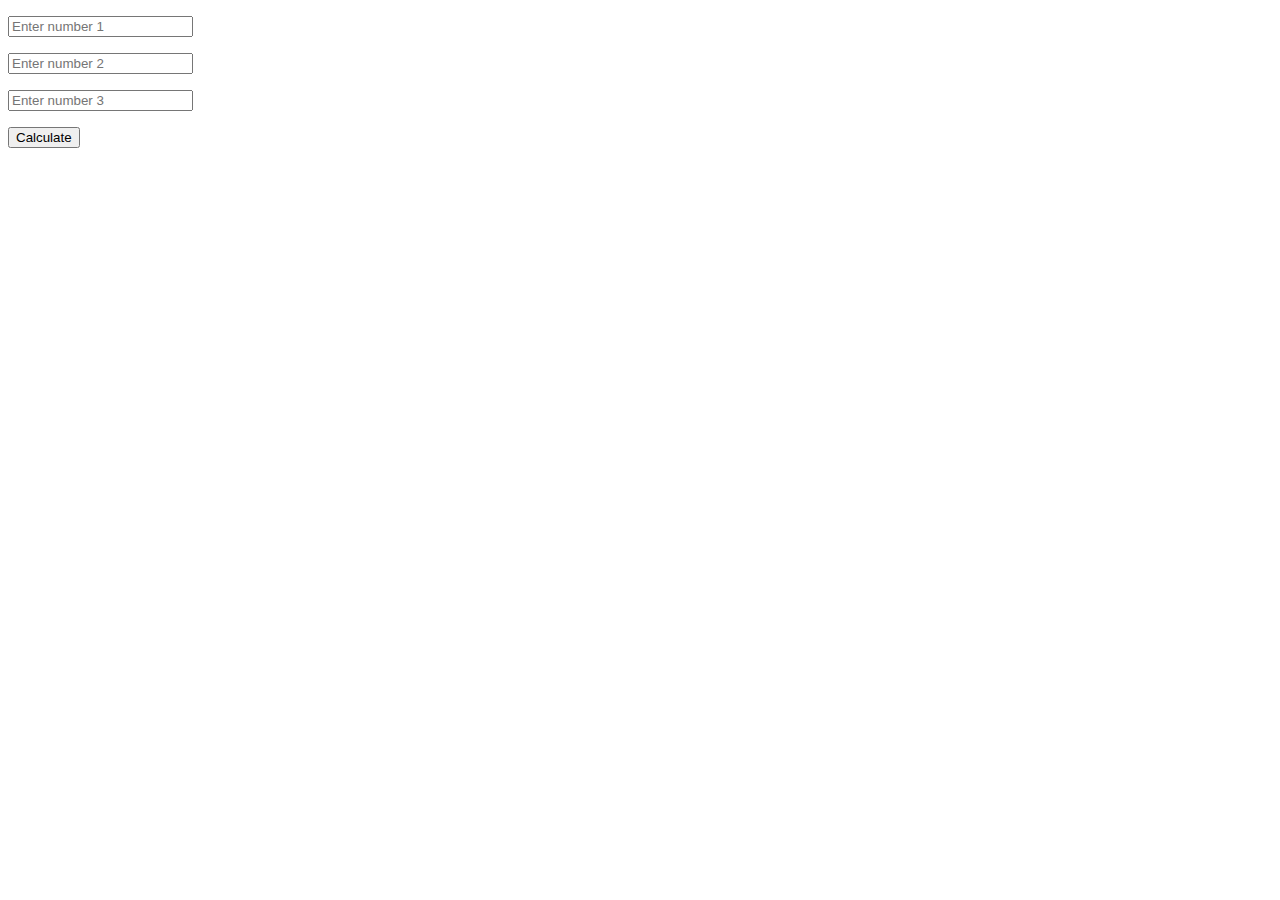
<file: s11/exercise3.html>
<!DOCTYPE html>
<html lang="en">
<head>
    <meta charset="UTF-8">
    <meta name="viewport" content="width=device-width, initial-scale=1.0">
    <meta http-equiv="X-UA-Compatible" content="ie=edge">
     <!--
        This script in included in the head so we need to call it
     -->
    <script type="text/javascript">
        // This is a function
        function calculateNumber(){
            var number1 =  parseInt(document.getElementById("number1").value);
            var number2 =  parseInt(document.getElementById("number3").value);
            var number3 =  parseInt(document.getElementById("number3").value);

            var result = number1 + number2 + number3;

            document.getElementById("result").innerHTML = "Sum=" + result;


        } //end function 
    </script>
    <title>Calculator</title>
</head>
<body>
    <p> <input type="number" placeholder="Enter number 1" id="number1">  </p>
    <p> <input type="number" placeholder="Enter number 2" id="number2">  </p>   
    <p> <input type="number" placeholder="Enter number 3" id="number3">  </p>      
    <p> <button onClick="calculateNumber()">Calculate</button> </p> 
    <p id="result"></p>
</body>
</html>
</file>
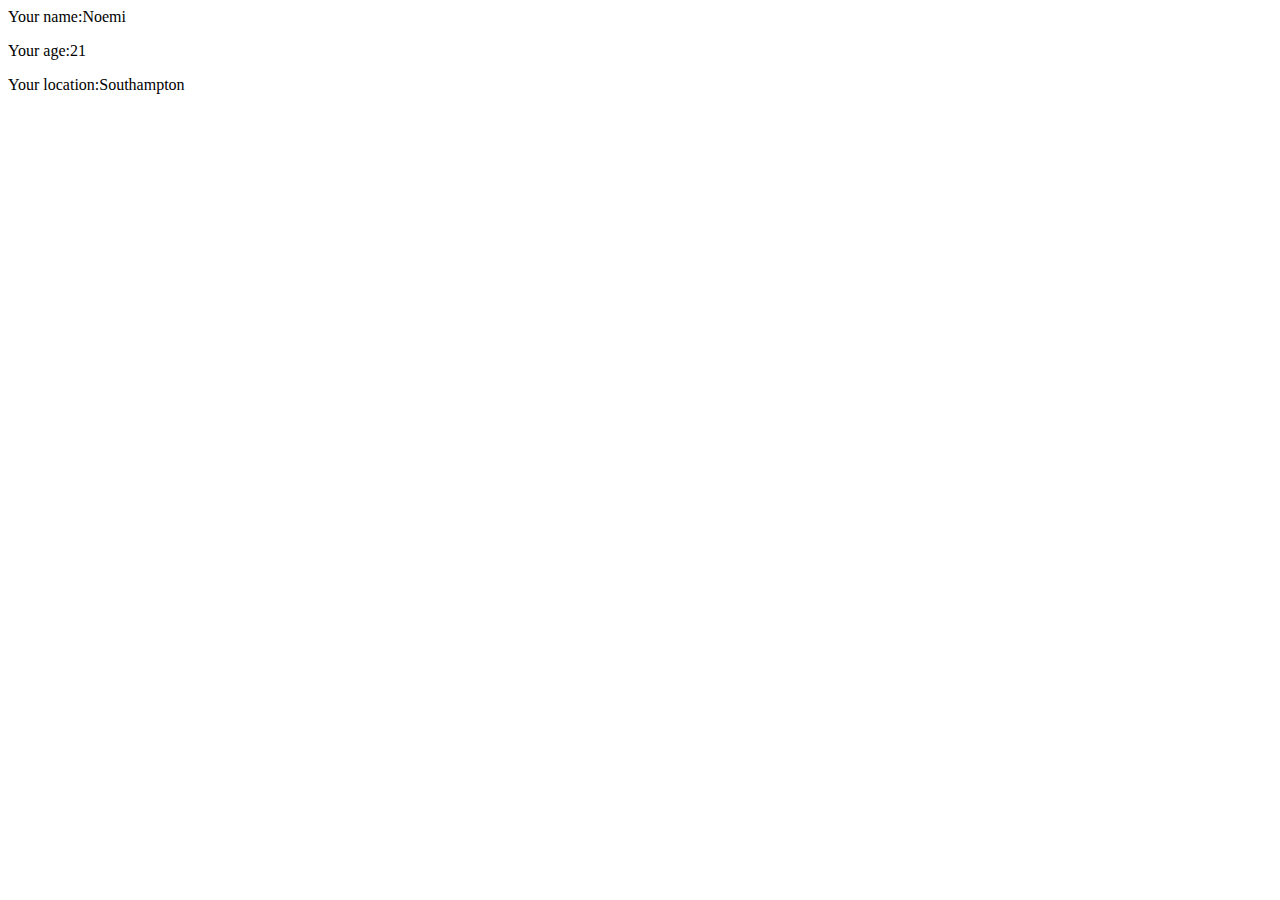
<file: s7/ex2.html>
<html>
	 <head>
	  <title>JavaScript Page</title>
	 </head>
	 <body>
		 <script type="text/javascript">
	    //set up our variables
	    var name;
	    var age;
	    var yourLocation;
	    
	    //assign values 
	    name = "Noemi";
	    
	    //age is an integer so we don't use ""
	    age = 21
	    
	    yourLocation = "Southampton"
	 
	    //simple code to demonstrate output
	    document.write("<p> Your name:" + name  + "</p>" );
	    document.write("<p> Your age:" + age + "</p>" );
	    document.write("<p> Your location:" + yourLocation  + "</p>" );  
	   
	   </script>
   
 </body>
</html>
</file>
<file: alien/main.css>
* {
    font-family: Open Sans;
}

#container {
    margin: 0%;
    padding: 0%;
}

a {
    color: white;
<<<<<<< HEAD
    text-decoration: none;
=======
>>>>>>> bda8887ecc0d2751b16a690e0cac51f978519fe9
}

#top {
    background-color: #5ca1f1;
}

nav {

}

nav ul li {
    float: right;
    padding: 1%;
}

header {
    padding: 5%;
}

h1 {
    width: 40%;
    float: left;
    color: #ffffff;
    font-size: 55px;
    font-style: bold;
}

.alien {
    width: 30%;
    height: 100px;
    float: left;
    padding: 1%;
}

article {
    width: 40%;
    float: left;
    text-align: center;
}

h2 {
    color: #333333;
    font-size: 55px;
    font-style: bold;
}

#bottom {
    background-color: #f5f5f5;
    color: #848484;
}

.left {
    width: 40%;
    float: left;
}

.right {
    width: 40%;
    float: left;
}

.footer {
<<<<<<< HEAD
    position: fixed;
    left: 0;
    bottom: 0;
    width: 100%;
    background-color: grey;
    color: white;
    text-align: center;
=======
    position: absolute;
    right: 0;
    bottom: 0;
    left: 0;
    width: 100%;
    text-align: center;
    color: #ffffff;
    background-color: #848484;

>>>>>>> bda8887ecc0d2751b16a690e0cac51f978519fe9
}

ul {
    color: #ffffff;
}

ul li {
    display: inline;
    color: #ffffff;
<<<<<<< HEAD
}

@media (max-width: 400px) {
    nav {
        width: 100%;
    }
    
    article {
        width: 100%;
    }
    

=======
>>>>>>> bda8887ecc0d2751b16a690e0cac51f978519fe9
}
</file>
<file: foody/main.css>
#content {
    font-family: Arial, Helvetica, sans-serif;
    text-align: left;
    color: #2F313D;
}

picture {
    width: 20%;
    height: auto;
}

.logo {
<<<<<<< HEAD
    display: inline;
=======
    float: left;
>>>>>>> bda8887ecc0d2751b16a690e0cac51f978519fe9
}

nav {
    background-color: aliceblue;
<<<<<<< HEAD
    width: 100%;
=======
    width: 60%;
>>>>>>> bda8887ecc0d2751b16a690e0cac51f978519fe9
    float: left;
    font-size: 20px;

}

nav ul {

}

nav ul li {
    display: inline;
    float: right;
    margin-right: 1%;
    padding: 10px;
}

a {
    color: black;
    text-decoration: none;
}

h1 {

}

h2 {
    color: #F65A6E;

}

h3 {
    font-size: 20px;

}

h5 {
    color: #F65A6E;

}

.hello {
<<<<<<< HEAD
    width: 100%;
=======
    width: 40%;
>>>>>>> bda8887ecc0d2751b16a690e0cac51f978519fe9
    height: auto;
    margin: 1%;
    padding: 1%;
    background-color: azure;
}

.green {
    text-transform: uppercase;
    width: 15%;
    height: 40px;
    padding: 0%;
    color: white;
    vertical-align: middle;
    text-align: center;
    background-color: #00D275;
    border-radius: 20px;
    box-shadow: 5px 5px 5px #00D275;
}

#container {
    width: 40%;
    height: auto;
    float: left;
    padding: 20px;
    margin: 10px;
    background-image: linear-gradient(#F1F1F1, white);
    box-shadow: 10px 10px 10px #E5E5E5;
}

.timer {
    display: inline;
    color: #F65A6E;
}

p {

}

.mobile {
    width: 30%;
    float: left;
}


article {
    float: left;
    width: 25%;
    min-width: 250px;
    padding: 10px;
    margin: 10px;
    background-color: white;
    
    text-align: center;
    box-shadow: 10px 10px 10px #E5E5E5;
}

@media (max-width: 700px) {
    nav {
        display: block;
    }

}
@media (max-width: 400px) {
    .logo {
        width: 50%;
        margin: 1%;
        padding: 1%;
        height: auto;
        align-content: center;
        position: top;
    }

    nav {
        width: 80%;
        height: auto;
        margin: 1% 1%;
        padding: 1% 1%;
    }

    nav ul li {
        display: block;
        width: 80%;
        height: auto;
        margin: 0%;
        padding: 1%;
    }

    h2 {
        widows: 80%;
        height: auto;
    }

    .hello {
        width: 80%;
        height: auto;
        margin: 0%;
        padding: 0%;
        float: none;
    }

    .green {
        width: 80%;
        height: ;
        margin: 5%;
        padding: 1%;
    }

    #container {
        width: 100%;
        height: auto;
        margin: 1% 3%;
        padding: 1px;
    }

    .mobile {
        display: none;
    }

    article {
        width: 100%;
        margin: 1%;
        padding: 0%;
    }
}
</file>
<file: internet_tech_tca/css/main.css>
* {
    margin: 0;
    padding: 0;
    font-family: "Arial", sans-serif;
}

body {
    background-color: lavender;
}

h1, h2 {
    text-align: center;
}

#wrapper {
    width: 80%;
    background-color: bisque;
}

nav ul li {
    display: inline;
}

nav ul li a {
    color: black;
    text-decoration: none;
}

#footer {
    text-align: center;
}
</file>
<file: s2/main.css>
* {
    margin: 0;
    padding: 0;
}

@media (max-width : 400px) {
    
}

.thin {
    width: 80%;
    text-align: center;
    
}

#content {
    background-color: #979797;
    font-family: Arial, Helvetica, sans-serif;
    float: left;
    height: 1200px;
}

p {
    font-size: 12px;
}

h1, h2 {
    text-align: center;
}

h2 {
    font-size: 15px;
    padding: 10px;
}

nav {
    background-color: #D13434;
    padding: 0% 1% 1% 1%;
    
}

nav ul {
    margin: 0 auto;
    width: 45%;

    
}

nav ul li {
    display: inline;
    margin-right: 15%;
}

article {
    width: 30%;
    float: left;
}

@media (max-width: 700px) {
    .thin {
        width: 100%;
        padding-left: 0%;
        padding-right: 0%;
        margin-left: 0%;
        margin-right: 0%;
    }
    article {
        width: 100%;
        padding-left: 0%;
        padding-right: 0%;
        margin-left: 0%;
        margin-right: 0%;
    }
}
</file>
<file: s4/main.css>
#payment {
    width: 500px;
    text-align: center;
}

#payment input[type="text"] {
    float: right;
    border: 1px solid green;
}

#payment input[type="submit"]  {
    border-radius: 4px;
    border: solid 1px black;
    font-size:20px;
}

#payment input:invalid {
    border: solid red;
}

#payment input:valid {
    border:solid green;
}

#payment input:focus:valid {
    border:solid green;
}
</file>
<file: s4/practice/main.css>
#payment {
    width: 500px;
    text-align: center;
}

#payment input[type="text"] {
    float: right;
    border: 1px solid green;
}

#payment input[type="submit"]  {
    border-radius: 4px;
    border: solid 1px black;
    font-size:20px;
}

#payment input:invalid {
    border: solid red;
}

#payment input:valid {
    border:solid green;
}

#payment input:focus:valid {
    border:solid green;
}
</file>
<file: s4/mocktca/html/main.css>
* {
    margin: 0;
    padding: 0;
}

#wrapper {
    padding: 20px;
    background-color: lightgray;

}

#header {
    height: 20%;
    margin: 10px;
    align-content: center;
    background-color: grey;
}

ul {
    list-style-type: none;
}

li {
    display: inline;
    padding: 10px;
}

li a {
    text-decoration: none;
    font-size: 36px;
    color: black;
}

#main_section {
    height: 65%;
    background-color: grey;
    margin: 10px;
}

h1 {
    text-align: center;
    font-size: 36px;
}

article {
    width: 45%;
    margin: 10px;
    padding: 10px;
    background-color: lightgrey;

}

h3 {
    text-align: center;
    padding: 5px;
}

#about, #background {
    float: left;
}

#skills_table {
    align-content: center;
    background-color: white;

}

table {
    border: 2px solid black;
}

#footer {
    height: 15%;
    margin: 10px;
    background-color: grey;
}
</file>
